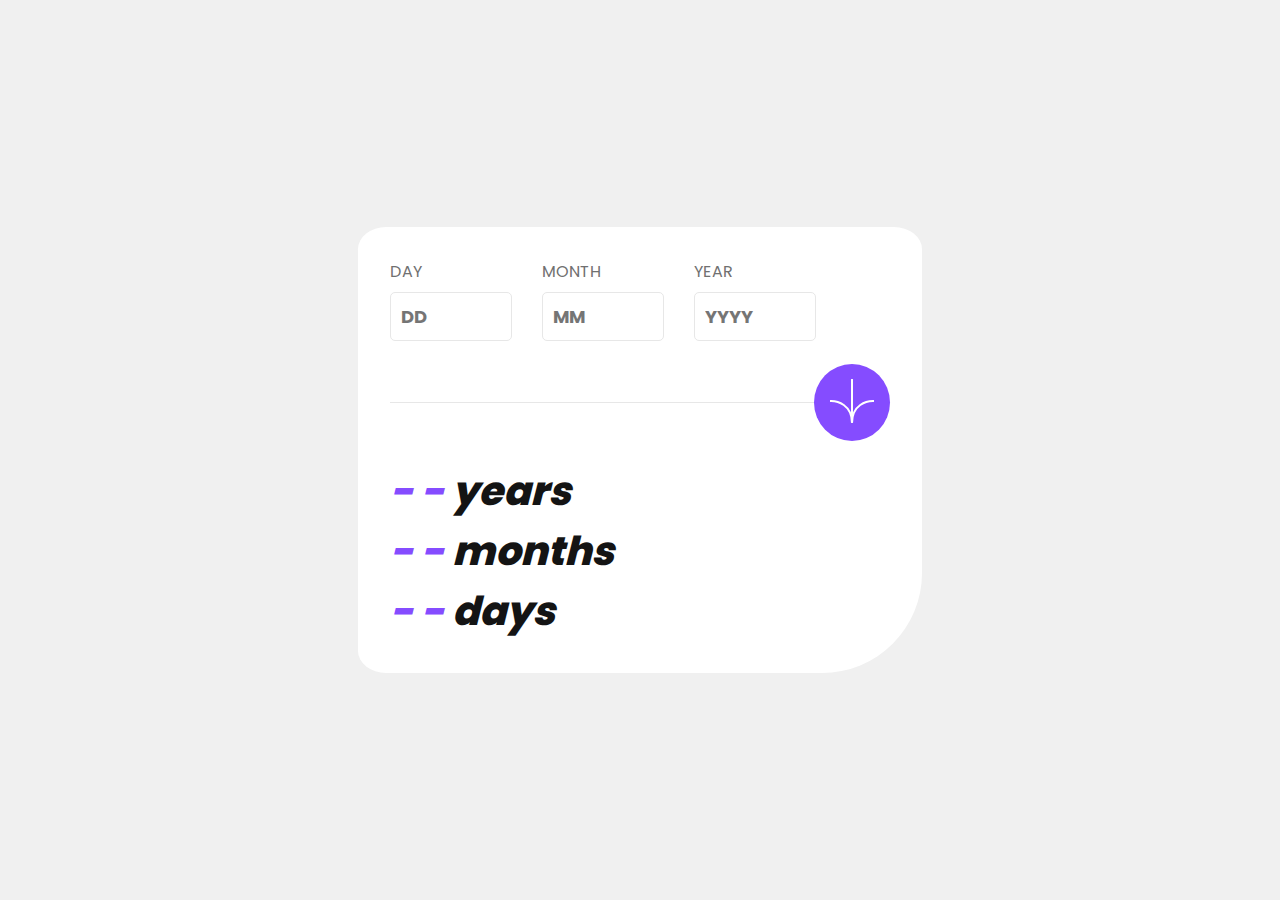
<file: Age-Calculator-App/index.html>
<!DOCTYPE html>
<html lang="en">
  <head>
    <meta charset="UTF-8" />
    <meta name="viewport" content="width=device-width, initial-scale=1.0" />
    <!-- displays site properly based on user's device -->

    <link
      rel="icon"
      type="image/png"
      sizes="32x32"
      href="./assets/images/favicon-32x32.png"
    />
    <link rel="stylesheet" href="style.css" />

    <title>Age calculator app | Mohammed Faran</title>
  </head>
  <body>
    <main>
      <div class="card-wrapper">
        <div class="input-container">
          <div class="each-input-field-container">
            <label class="input-label" for="day">DAY</label>
            <input
              class="input-field"
              type="text"
              placeholder="DD"
              name="day"
              id="day"
            />
            <span class="error-message" id="day-error"></span>
          </div>
          <div class="each-input-field-container">
            <label class="input-label" for="month">MONTH</label>
            <input
              class="input-field"
              type="text"
              placeholder="MM"
              name="month"
              id="month"
            />
            <span class="error-message" id="month-error"></span>
          </div>
          <div class="each-input-field-container">
            <label class="input-label" for="year">YEAR</label>
            <input
              class="input-field"
              type="text"
              placeholder="YYYY"
              name="year"
              id="year"
            />
            <span class="error-message" id="year-error"></span>
          </div>
        </div>
        <div class="saperator">
          <div class="border"></div>
          <button
            id="age-calculate-btn"
            class="calculate-button"
            onclick="claculateAgeHandler(this)"
          >
            <svg
              xmlns="http://www.w3.org/2000/svg"
              width="46"
              height="44"
              viewBox="0 0 46 44"
              class="svg-arrow-icon"
            >
              <g fill="none" stroke="#FFF" stroke-width="2">
                <path
                  d="M1 22.019C8.333 21.686 23 25.616 23 44M23 44V0M45 22.019C37.667 21.686 23 25.616 23 44"
                />
              </g>
            </svg>
          </button>
        </div>
        <div class="details-main-wrapper">
          <div class="age-details-wrapper">
            <div class="value" id="years-value">- -</div>
            <div class="label">&nbsp;years</div>
          </div>
          <div class="age-details-wrapper">
            <div class="value" id="months-value">- -</div>
            <div class="label">&nbsp;months</div>
          </div>
          <div class="age-details-wrapper">
            <div class="value" id="days-value">- -</div>
            <div class="label">&nbsp;days</div>
          </div>
        </div>
      </div>
    </main>
    <script src="scrypt.js"></script>
  </body>
</html>
</file>
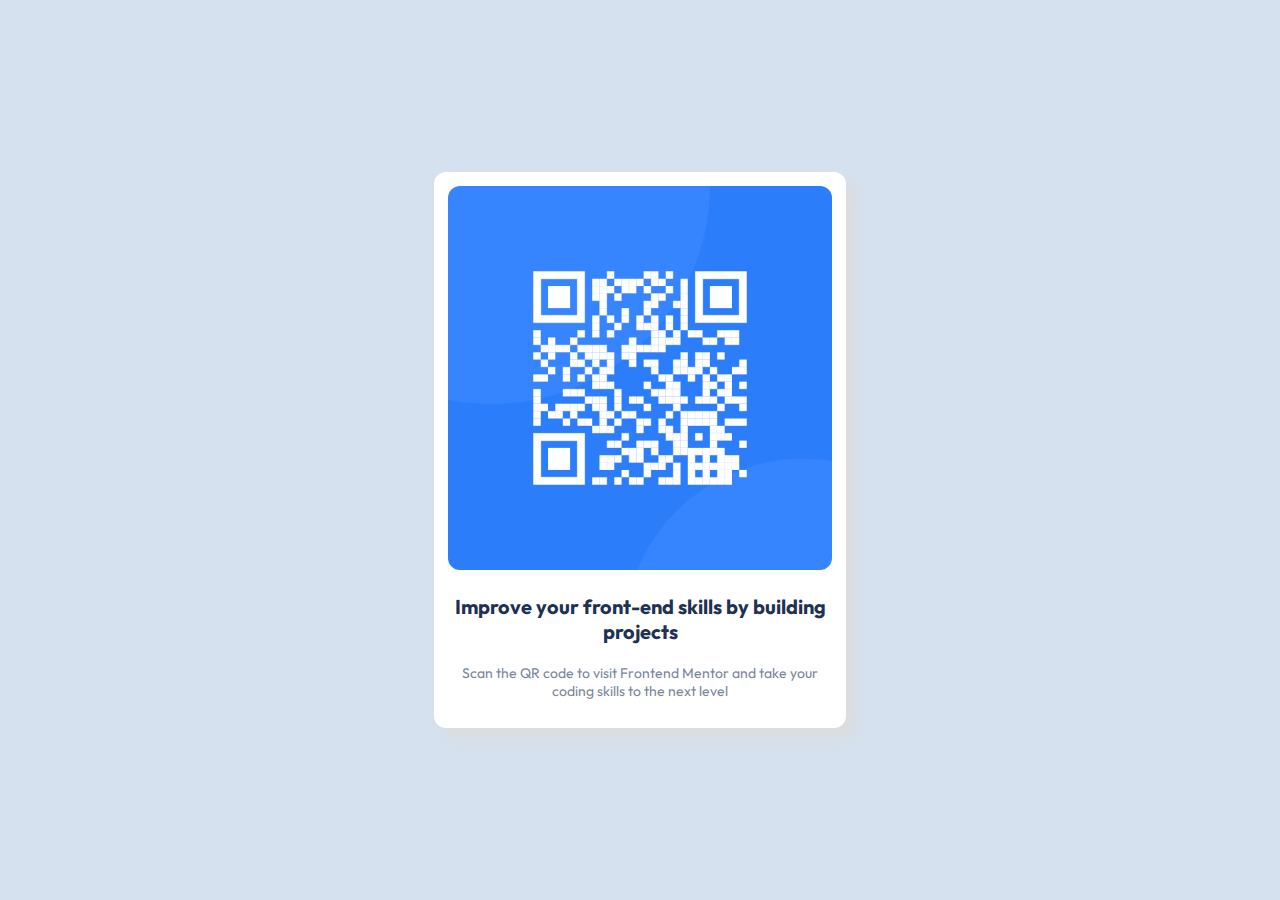
<file: QR-CODE-COMPONENT/index.html>
<!DOCTYPE html>
<html lang="en">
  <head>
    <meta charset="UTF-8" />
    <meta name="viewport" content="width=device-width, initial-scale=1.0" />
    <!-- displays site properly based on user's device -->
    <link
      rel="icon"
      type="image/png"
      sizes="32x32"
      href="./images/favicon-32x32.png"
    />
    <title>Mohammed Faran | QR Code Component</title>
    <link rel="stylesheet" href="style.css" />
    <link rel="preconnect" href="https://fonts.googleapis.com" />
    <link rel="preconnect" href="https://fonts.gstatic.com" crossorigin />
    <link
      href="https://fonts.googleapis.com/css2?family=Outfit&display=swap"
      rel="stylesheet"
    />
  </head>
  <body>
    <div class="main-container">
      <div class="bg-wrapper">
        <div class="main-qr-container">
          <div class="top-section">
            <img
              class="qr-image"
              src="images/image-qr-code.png"
              alt="qr-code"
            />
          </div>
          <div class="bottom-section">
            <p class="main-text">
              Improve your front-end skills by building projects
            </p>
            <p class="sub-text">
              Scan the QR code to visit Frontend Mentor and take your coding
              skills to the next level
            </p>
          </div>
        </div>
      </div>
    </div>
  </body>
</html>
</file>
<file: Age-Calculator-App/style.css>
html,
body {
  margin: 0;
  padding: 0;
  height: 100vh;
}

@font-face {
  font-family: PoppinsRegular;
  src: url("assets/fonts/Poppins-Regular.ttf");
}
@font-face {
  font-family: PoppinsRegularItalic;
  src: url("assets/fonts/Poppins-Italic.ttf");
}
@font-face {
  font-family: PoppinsBold;
  src: url("assets/fonts/Poppins-Bold.ttf");
}
@font-face {
  font-family: PoppinsExtraBold;
  src: url("assets/fonts/Poppins-ExtraBold.ttf");
}

main {
  height: 100%;
  background-color: #f0f0f0;
  display: flex;
  justify-content: center;
  align-items: center;
}
.card-wrapper {
  display: flex;
  flex-direction: column;
  justify-content: space-between;
  row-gap: 20px;
  width: fit-content;
  background-color: #fff;
  border-radius: 5%;
  border-bottom-right-radius: 100px;
  padding: 2rem;

  .input-container {
    display: flex;
    justify-content: start;
    align-items: center;
    gap: 10%;
    @media only screen and (max-width: 600px) {
      gap: 12%;
      margin-right: 0;
    }

    .each-input-field-container {
      display: flex;
      justify-content: start;
      flex-direction: column;
      gap: 8px;
      height: 85px;

      .input-label {
        color: #707070;
        font-family: PoppinsRegular;
      }
      .input-field {
        width: 100%;
        max-width: 100px;
        height: 30px;
        border: 1px solid #e7e7e7;
        padding: 10%;
        font-size: 18px;
        font-weight: 700;
        font-family: PoppinsBold;
        color: hsl(0, 0%, 8%);
        border-radius: 5px;
      }
      .error-message {
        font-family: PoppinsRegularItalic;
        font-size: 12px;
        color: hsl(0, 1%, 44%);
      }
    }
  }

  .saperator {
    position: relative;
    display: flex;
    justify-content: space-between;
    align-items: center;
    margin: auto 0;
    @media only screen and (max-width: 600px) {
      flex-direction: column;
      margin: 80px 0 50px;
    }

    .border {
      border-top: 1px solid #e7e7e7;
      margin: auto 0;
      flex: 1;
      width: 100%;
    }
    .calculate-button {
      @media only screen and (max-width: 600px) {
        position: absolute;
        bottom: -35px;
      }
      border-radius: 50%;
      padding: 0;
      border: 0;
      background-color: hsl(259, 100%, 65%);
      .svg-arrow-icon {
        background-color: transparent;
        border-radius: 50%;
        padding: 15px;
      }
    }
    .calculate-button:hover {
      cursor: pointer;
      background-color: hsl(0, 0%, 8%);
    }
  }

  .details-main-wrapper {
    width: 500px;
    @media only screen and (max-width: 600px) {
      width: fit-content;
    }
    .age-details-wrapper {
      display: flex;
      font-family: PoppinsExtraBold;
      font-style: italic;
      font-size: 40px;

      .value {
        color: hsl(259, 100%, 65%);
      }
      .label {
        color: hsl(0, 0%, 8%);
      }
    }
  }
}
</file>
<file: QR-CODE-COMPONENT/style.css>
html,
body {
  margin: 0;
  padding: 0;
  height: 100vh;
}

.main-container {
  height: 100%;
}

.bg-wrapper {
  height: 100%;
  background-color: #d5e1ef;
  display: flex;
  justify-content: center;
  align-items: center;
  box-shadow: 10px 10px 15px #dcdcdc;
}

.main-qr-container {
  background-color: #fff;
  border-radius: 12px;
  padding: 14px;
  @media only screen and (min-width: 375px) {
    width: 48%;
  }
  @media only screen and (min-width: 600px) {
    width: 38%;
  }
  @media only screen and (min-width: 720px) {
    width: 30%;
  }
  @media only screen and (min-width: 1024) {
    width: 20%;
  }
  @media only screen and (min-width: 1440px) {
    width: 15%;
  }
  box-shadow: 10px 10px 15px #dcdcdc;
}

.top-section .qr-image {
  width: 100%;
  border-radius: 12px;
}

.bottom-section {
  text-align: center;
  font-family: "Outfit", sans-serif;
}

.main-text {
  font-size: 20px;
  font-weight: 700;
  color: hsl(218, 44%, 22%);
}

.sub-text {
  font-size: 14px;
  color: hsl(220, 15%, 55%);
}
</file>
